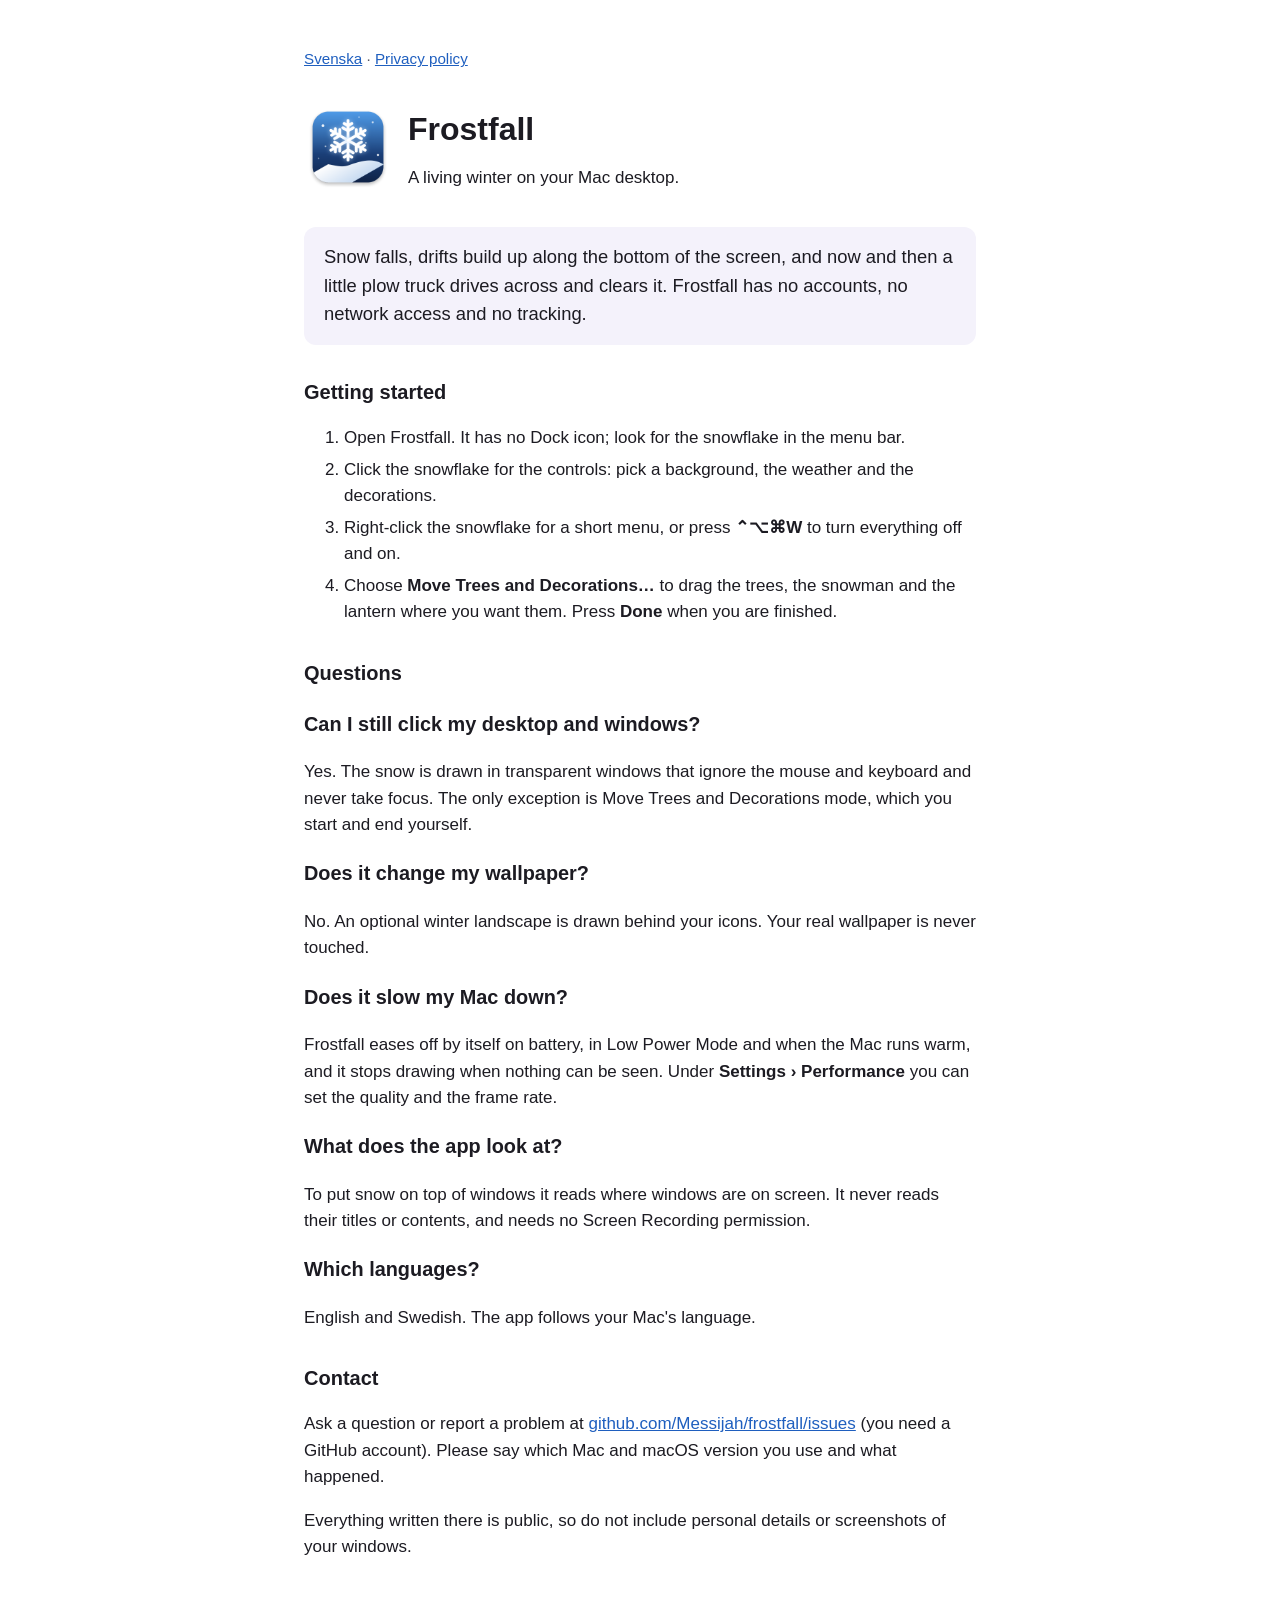
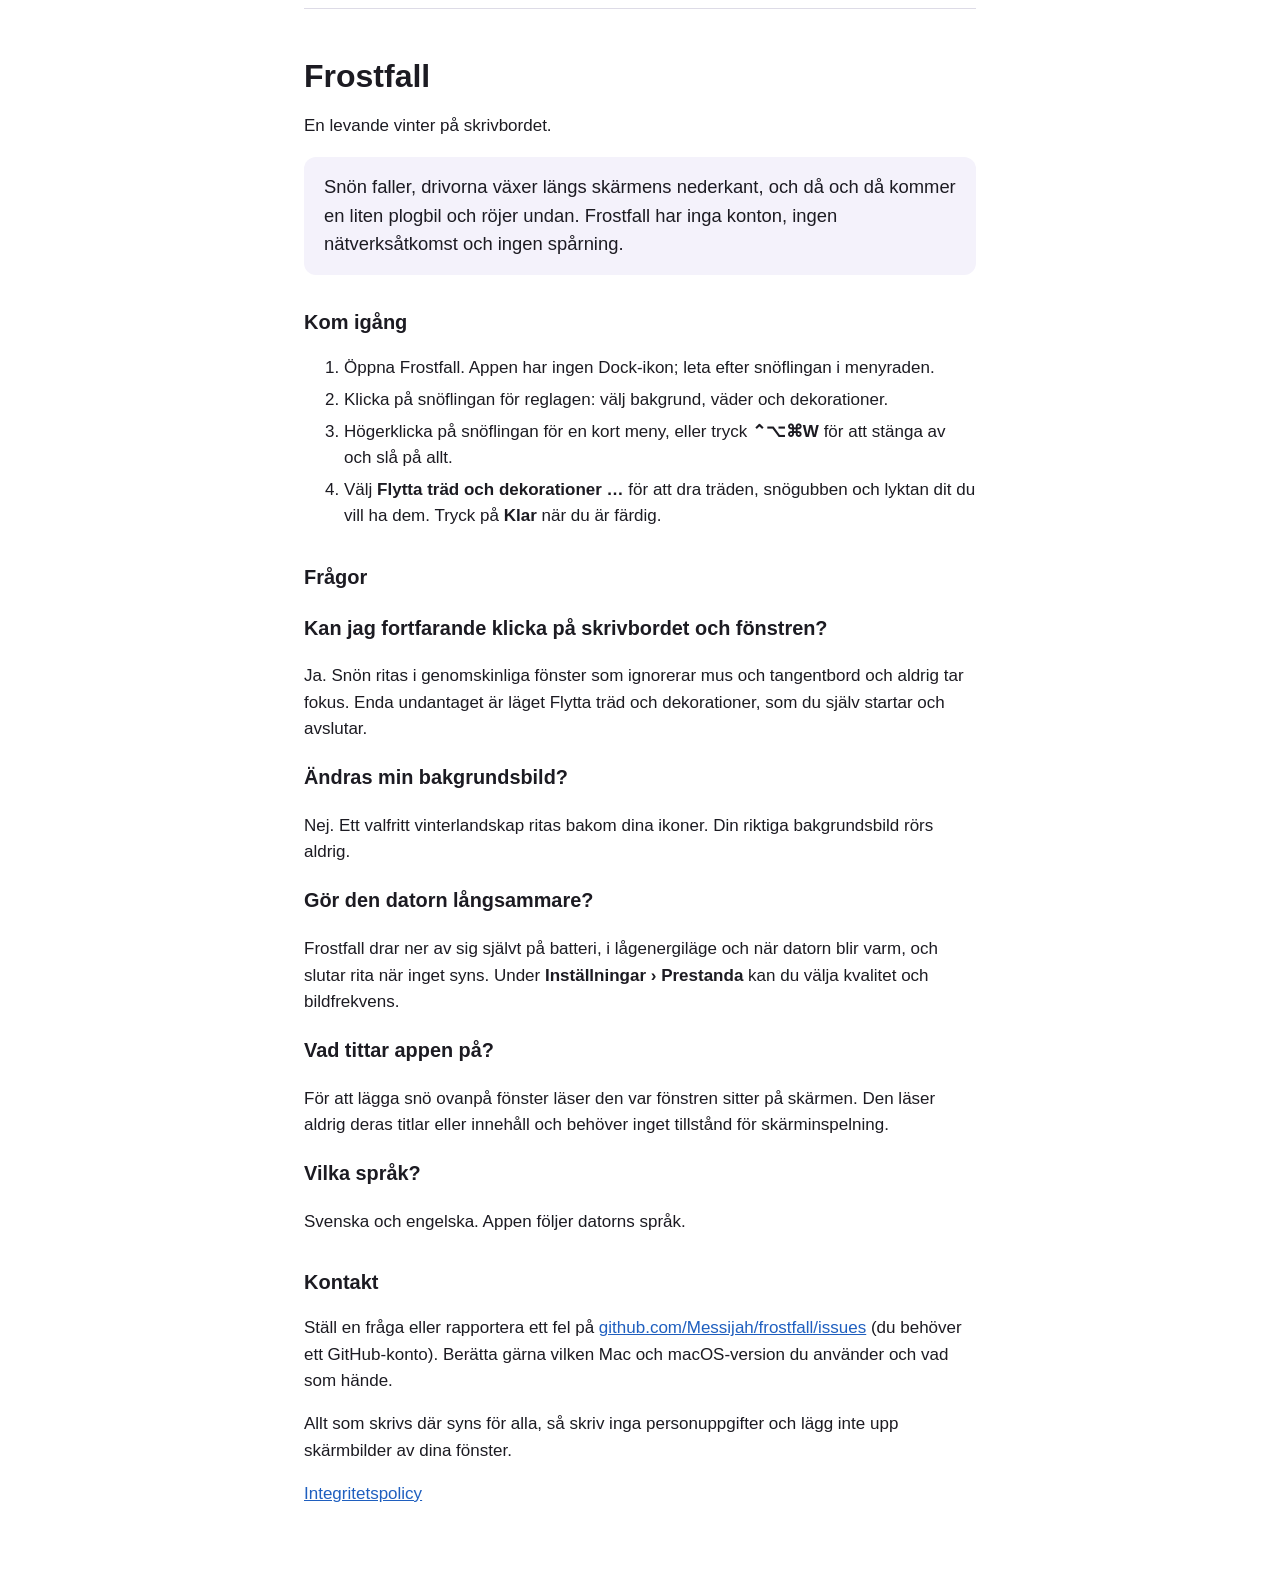
<file: index.html>
<!doctype html>
<html lang="en">
<head>
<meta charset="utf-8">
<meta name="viewport" content="width=device-width, initial-scale=1">
<title>Frostfall – A living winter on your Mac desktop</title>
<meta name="description" content="Frostfall turns your Mac desktop into a small winter world: falling snow, drifts, a plow truck, trees and Christmas lights. No accounts, no network, no tracking.">
<link rel="stylesheet" href="style.css">
<link rel="icon" href="icon.png">
</head>
<body>
<main>
<p class="nav"><a href="#svenska">Svenska</a> · <a href="privacy.html">Privacy policy</a></p>

<div class="hero">
<img src="icon.png" alt="">
<div>
<h1>Frostfall</h1>
<p>A living winter on your Mac desktop.</p>
</div>
</div>

<p class="lead">Snow falls, drifts build up along the bottom of the screen, and now and then a little plow truck drives across and clears it. Frostfall has no accounts, no network access and no tracking.</p>

<h2>Getting started</h2>
<ol>
<li>Open Frostfall. It has no Dock icon; look for the snowflake in the menu bar.</li>
<li>Click the snowflake for the controls: pick a background, the weather and the decorations.</li>
<li>Right-click the snowflake for a short menu, or press <strong>⌃⌥⌘W</strong> to turn everything off and on.</li>
<li>Choose <strong>Move Trees and Decorations…</strong> to drag the trees, the snowman and the lantern where you want them. Press <strong>Done</strong> when you are finished.</li>
</ol>

<h2>Questions</h2>

<h3>Can I still click my desktop and windows?</h3>
<p>Yes. The snow is drawn in transparent windows that ignore the mouse and keyboard and never take focus. The only exception is Move Trees and Decorations mode, which you start and end yourself.</p>

<h3>Does it change my wallpaper?</h3>
<p>No. An optional winter landscape is drawn behind your icons. Your real wallpaper is never touched.</p>

<h3>Does it slow my Mac down?</h3>
<p>Frostfall eases off by itself on battery, in Low Power Mode and when the Mac runs warm, and it stops drawing when nothing can be seen. Under <strong>Settings › Performance</strong> you can set the quality and the frame rate.</p>

<h3>What does the app look at?</h3>
<p>To put snow on top of windows it reads where windows are on screen. It never reads their titles or contents, and needs no Screen Recording permission.</p>

<h3>Which languages?</h3>
<p>English and Swedish. The app follows your Mac's language.</p>

<h2>Contact</h2>
<p>Ask a question or report a problem at <a href="https://github.com/Messijah/frostfall/issues">github.com/Messijah/frostfall/issues</a> (you need a GitHub account). Please say which Mac and macOS version you use and what happened.</p>
<p>Everything written there is public, so do not include personal details or screenshots of your windows.</p>

<hr>

<div lang="sv">
<h1 id="svenska">Frostfall</h1>
<p>En levande vinter på skrivbordet.</p>

<p class="lead">Snön faller, drivorna växer längs skärmens nederkant, och då och då kommer en liten plogbil och röjer undan. Frostfall har inga konton, ingen nätverksåtkomst och ingen spårning.</p>

<h2>Kom igång</h2>
<ol>
<li>Öppna Frostfall. Appen har ingen Dock-ikon; leta efter snöflingan i menyraden.</li>
<li>Klicka på snöflingan för reglagen: välj bakgrund, väder och dekorationer.</li>
<li>Högerklicka på snöflingan för en kort meny, eller tryck <strong>⌃⌥⌘W</strong> för att stänga av och slå på allt.</li>
<li>Välj <strong>Flytta träd och dekorationer …</strong> för att dra träden, snögubben och lyktan dit du vill ha dem. Tryck på <strong>Klar</strong> när du är färdig.</li>
</ol>

<h2>Frågor</h2>

<h3>Kan jag fortfarande klicka på skrivbordet och fönstren?</h3>
<p>Ja. Snön ritas i genomskinliga fönster som ignorerar mus och tangentbord och aldrig tar fokus. Enda undantaget är läget Flytta träd och dekorationer, som du själv startar och avslutar.</p>

<h3>Ändras min bakgrundsbild?</h3>
<p>Nej. Ett valfritt vinterlandskap ritas bakom dina ikoner. Din riktiga bakgrundsbild rörs aldrig.</p>

<h3>Gör den datorn långsammare?</h3>
<p>Frostfall drar ner av sig självt på batteri, i lågenergiläge och när datorn blir varm, och slutar rita när inget syns. Under <strong>Inställningar › Prestanda</strong> kan du välja kvalitet och bildfrekvens.</p>

<h3>Vad tittar appen på?</h3>
<p>För att lägga snö ovanpå fönster läser den var fönstren sitter på skärmen. Den läser aldrig deras titlar eller innehåll och behöver inget tillstånd för skärminspelning.</p>

<h3>Vilka språk?</h3>
<p>Svenska och engelska. Appen följer datorns språk.</p>

<h2>Kontakt</h2>
<p>Ställ en fråga eller rapportera ett fel på <a href="https://github.com/Messijah/frostfall/issues">github.com/Messijah/frostfall/issues</a> (du behöver ett GitHub-konto). Berätta gärna vilken Mac och macOS-version du använder och vad som hände.</p>
<p>Allt som skrivs där syns för alla, så skriv inga personuppgifter och lägg inte upp skärmbilder av dina fönster.</p>

<p><a href="privacy.html#svenska">Integritetspolicy</a></p>
</div>
</main>
</body>
</html>
</file>
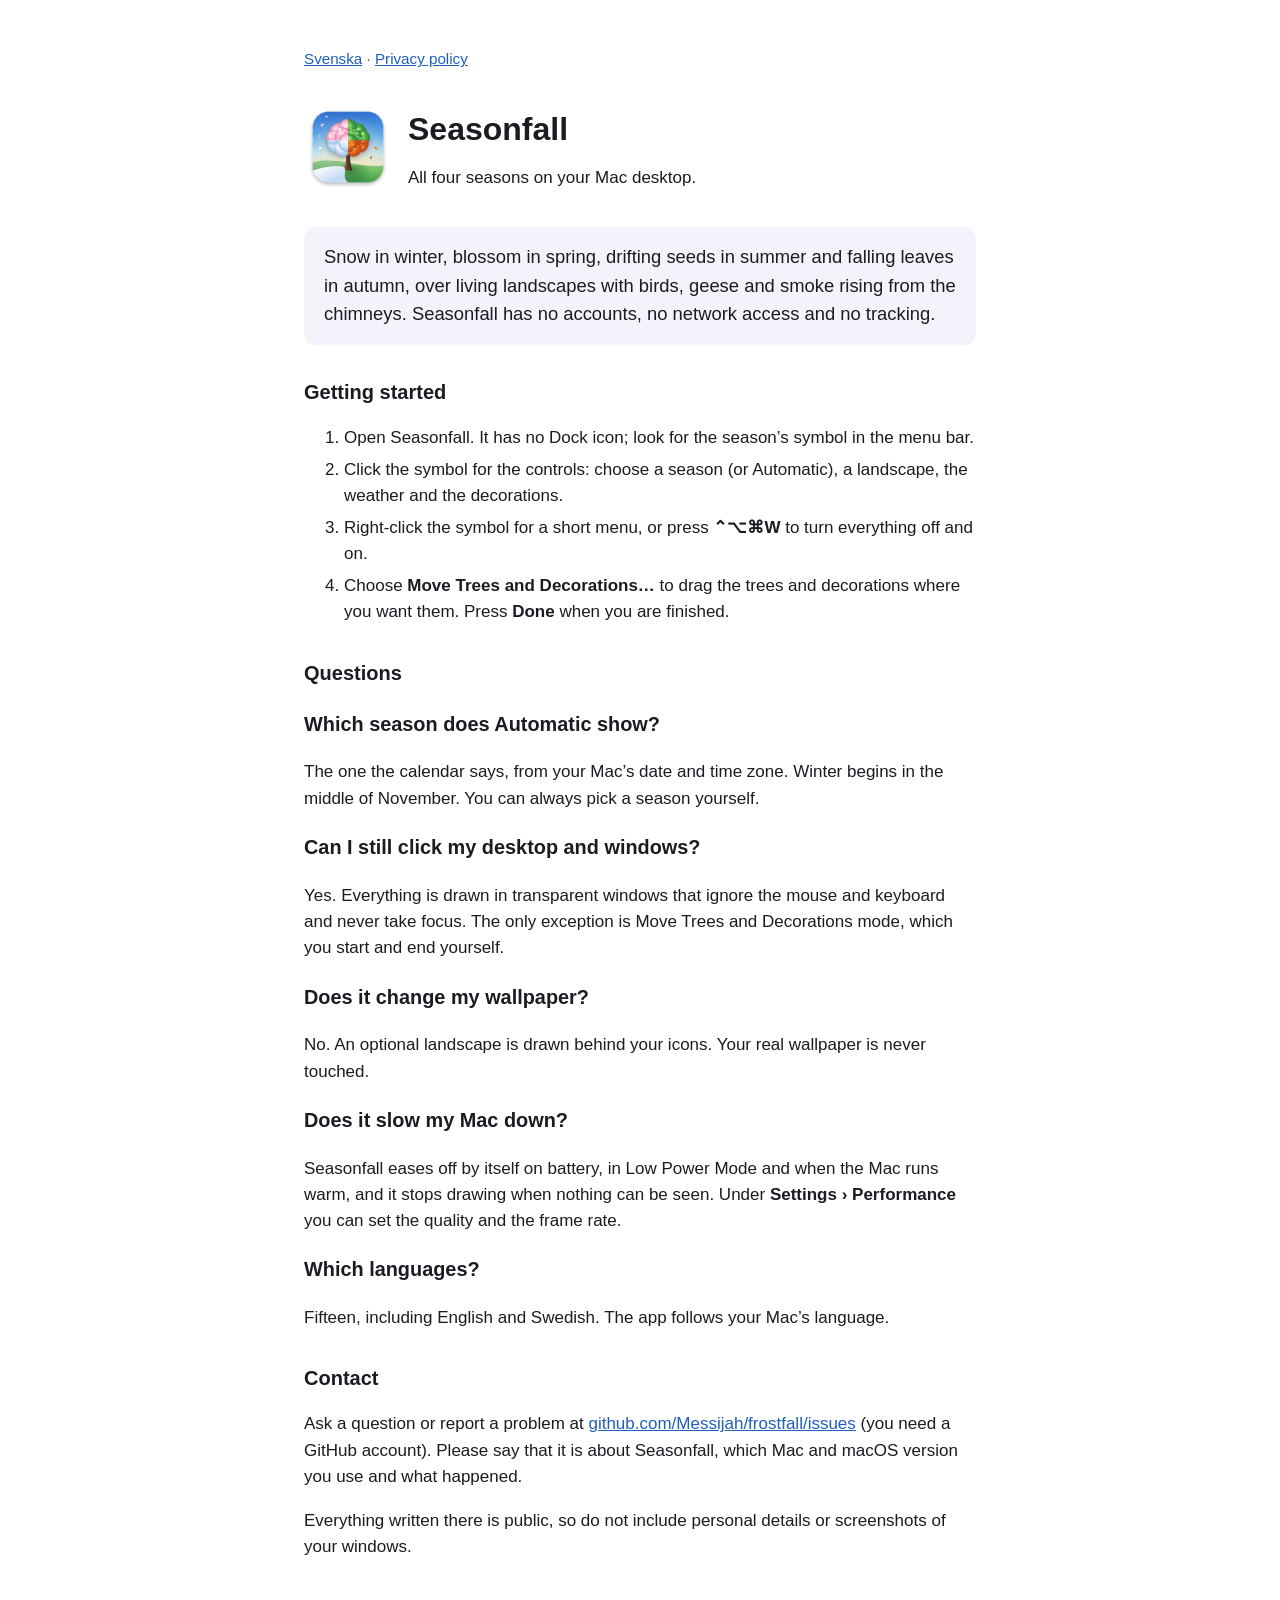
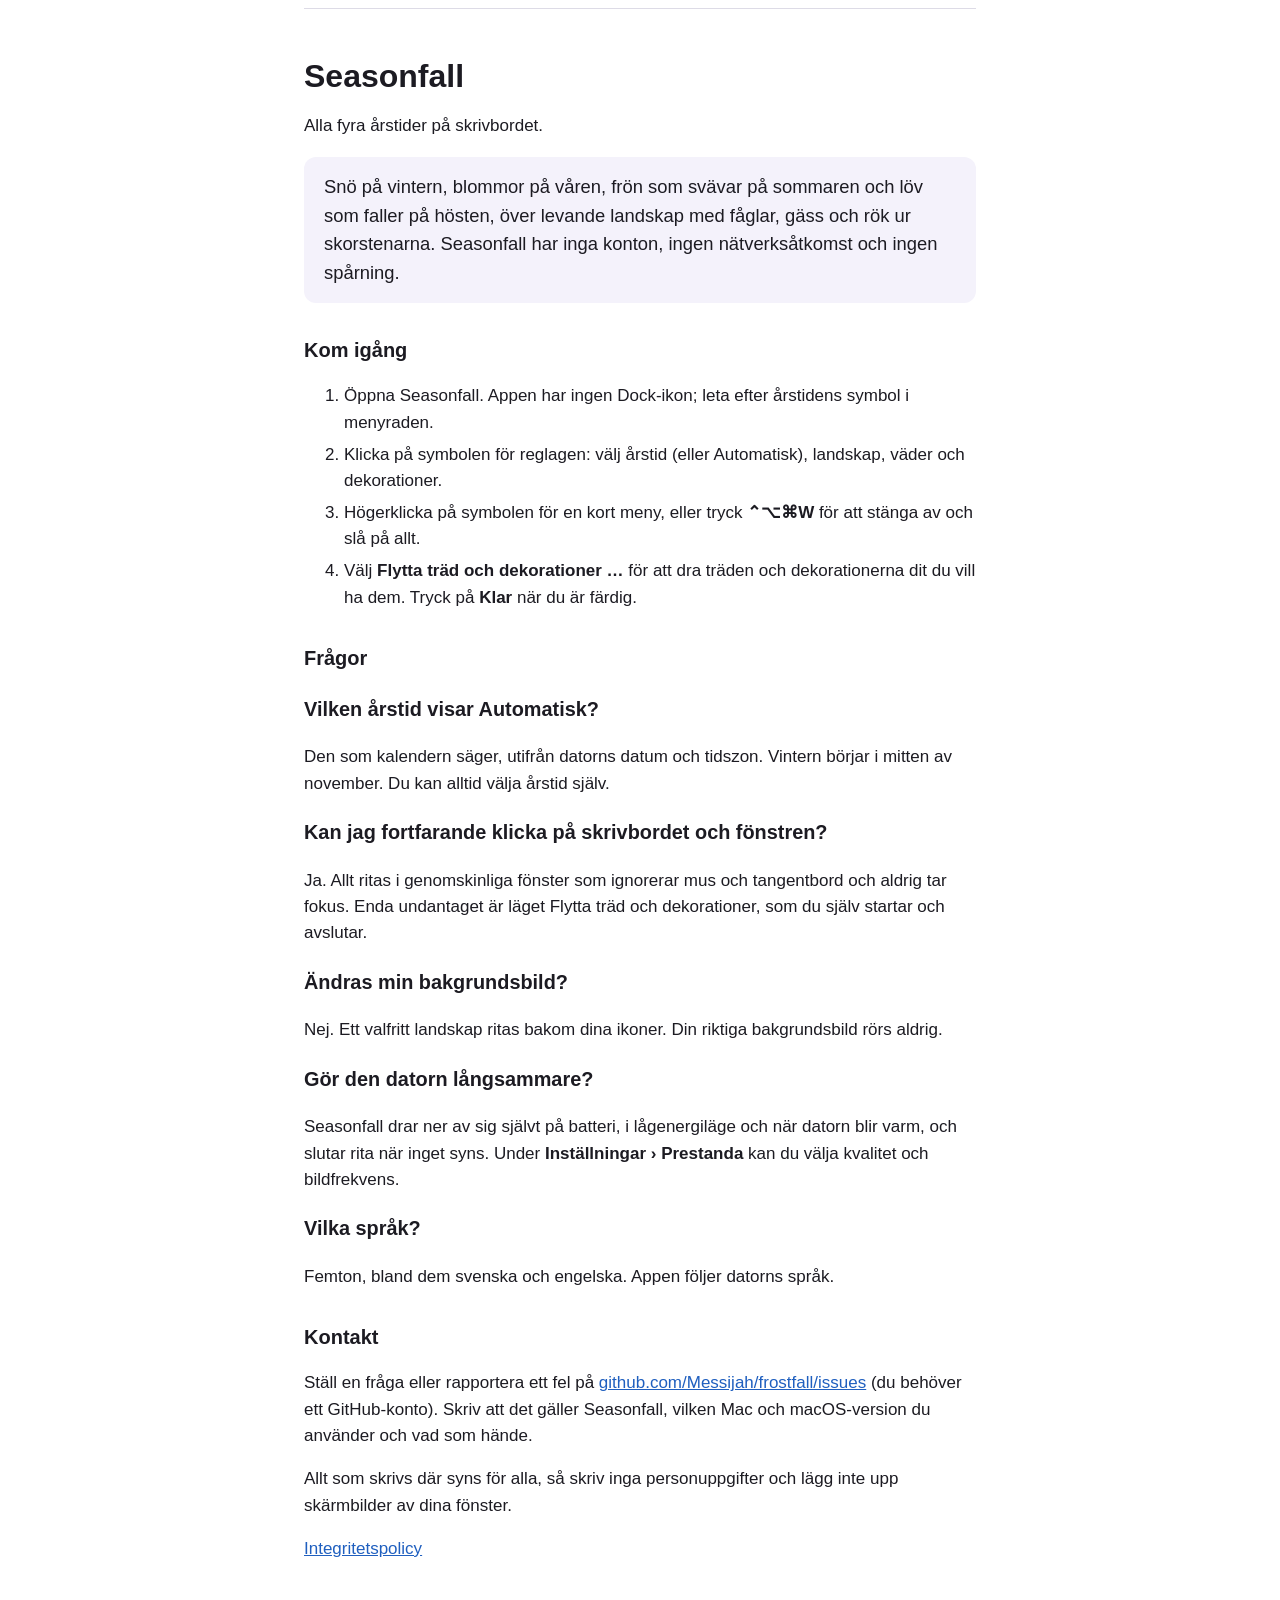
<file: seasonfall/index.html>
<!doctype html>
<html lang="en">
<head>
<meta charset="utf-8">
<meta name="viewport" content="width=device-width, initial-scale=1">
<title>Seasonfall – All four seasons on your Mac desktop</title>
<meta name="description" content="Seasonfall brings winter, spring, summer and autumn to your Mac desktop: falling snow, blossom, seeds and leaves, living landscapes and animals. No accounts, no network, no tracking.">
<link rel="stylesheet" href="../style.css">
<link rel="icon" href="icon.png">
</head>
<body>
<main>
<p class="nav"><a href="#svenska">Svenska</a> · <a href="privacy.html">Privacy policy</a></p>

<div class="hero">
<img src="icon.png" alt="">
<div>
<h1>Seasonfall</h1>
<p>All four seasons on your Mac desktop.</p>
</div>
</div>

<p class="lead">Snow in winter, blossom in spring, drifting seeds in summer and falling leaves in autumn, over living landscapes with birds, geese and smoke rising from the chimneys. Seasonfall has no accounts, no network access and no tracking.</p>

<h2>Getting started</h2>
<ol>
<li>Open Seasonfall. It has no Dock icon; look for the season’s symbol in the menu bar.</li>
<li>Click the symbol for the controls: choose a season (or Automatic), a landscape, the weather and the decorations.</li>
<li>Right-click the symbol for a short menu, or press <strong>⌃⌥⌘W</strong> to turn everything off and on.</li>
<li>Choose <strong>Move Trees and Decorations…</strong> to drag the trees and decorations where you want them. Press <strong>Done</strong> when you are finished.</li>
</ol>

<h2>Questions</h2>

<h3>Which season does Automatic show?</h3>
<p>The one the calendar says, from your Mac’s date and time zone. Winter begins in the middle of November. You can always pick a season yourself.</p>

<h3>Can I still click my desktop and windows?</h3>
<p>Yes. Everything is drawn in transparent windows that ignore the mouse and keyboard and never take focus. The only exception is Move Trees and Decorations mode, which you start and end yourself.</p>

<h3>Does it change my wallpaper?</h3>
<p>No. An optional landscape is drawn behind your icons. Your real wallpaper is never touched.</p>

<h3>Does it slow my Mac down?</h3>
<p>Seasonfall eases off by itself on battery, in Low Power Mode and when the Mac runs warm, and it stops drawing when nothing can be seen. Under <strong>Settings › Performance</strong> you can set the quality and the frame rate.</p>

<h3>Which languages?</h3>
<p>Fifteen, including English and Swedish. The app follows your Mac’s language.</p>

<h2>Contact</h2>
<p>Ask a question or report a problem at <a href="https://github.com/Messijah/frostfall/issues">github.com/Messijah/frostfall/issues</a> (you need a GitHub account). Please say that it is about Seasonfall, which Mac and macOS version you use and what happened.</p>
<p>Everything written there is public, so do not include personal details or screenshots of your windows.</p>

<hr>

<div lang="sv">
<h1 id="svenska">Seasonfall</h1>
<p>Alla fyra årstider på skrivbordet.</p>

<p class="lead">Snö på vintern, blommor på våren, frön som svävar på sommaren och löv som faller på hösten, över levande landskap med fåglar, gäss och rök ur skorstenarna. Seasonfall har inga konton, ingen nätverksåtkomst och ingen spårning.</p>

<h2>Kom igång</h2>
<ol>
<li>Öppna Seasonfall. Appen har ingen Dock-ikon; leta efter årstidens symbol i menyraden.</li>
<li>Klicka på symbolen för reglagen: välj årstid (eller Automatisk), landskap, väder och dekorationer.</li>
<li>Högerklicka på symbolen för en kort meny, eller tryck <strong>⌃⌥⌘W</strong> för att stänga av och slå på allt.</li>
<li>Välj <strong>Flytta träd och dekorationer …</strong> för att dra träden och dekorationerna dit du vill ha dem. Tryck på <strong>Klar</strong> när du är färdig.</li>
</ol>

<h2>Frågor</h2>

<h3>Vilken årstid visar Automatisk?</h3>
<p>Den som kalendern säger, utifrån datorns datum och tidszon. Vintern börjar i mitten av november. Du kan alltid välja årstid själv.</p>

<h3>Kan jag fortfarande klicka på skrivbordet och fönstren?</h3>
<p>Ja. Allt ritas i genomskinliga fönster som ignorerar mus och tangentbord och aldrig tar fokus. Enda undantaget är läget Flytta träd och dekorationer, som du själv startar och avslutar.</p>

<h3>Ändras min bakgrundsbild?</h3>
<p>Nej. Ett valfritt landskap ritas bakom dina ikoner. Din riktiga bakgrundsbild rörs aldrig.</p>

<h3>Gör den datorn långsammare?</h3>
<p>Seasonfall drar ner av sig självt på batteri, i lågenergiläge och när datorn blir varm, och slutar rita när inget syns. Under <strong>Inställningar › Prestanda</strong> kan du välja kvalitet och bildfrekvens.</p>

<h3>Vilka språk?</h3>
<p>Femton, bland dem svenska och engelska. Appen följer datorns språk.</p>

<h2>Kontakt</h2>
<p>Ställ en fråga eller rapportera ett fel på <a href="https://github.com/Messijah/frostfall/issues">github.com/Messijah/frostfall/issues</a> (du behöver ett GitHub-konto). Skriv att det gäller Seasonfall, vilken Mac och macOS-version du använder och vad som hände.</p>
<p>Allt som skrivs där syns för alla, så skriv inga personuppgifter och lägg inte upp skärmbilder av dina fönster.</p>

<p><a href="privacy.html#svenska">Integritetspolicy</a></p>
</div>
</main>
</body>
</html>
</file>
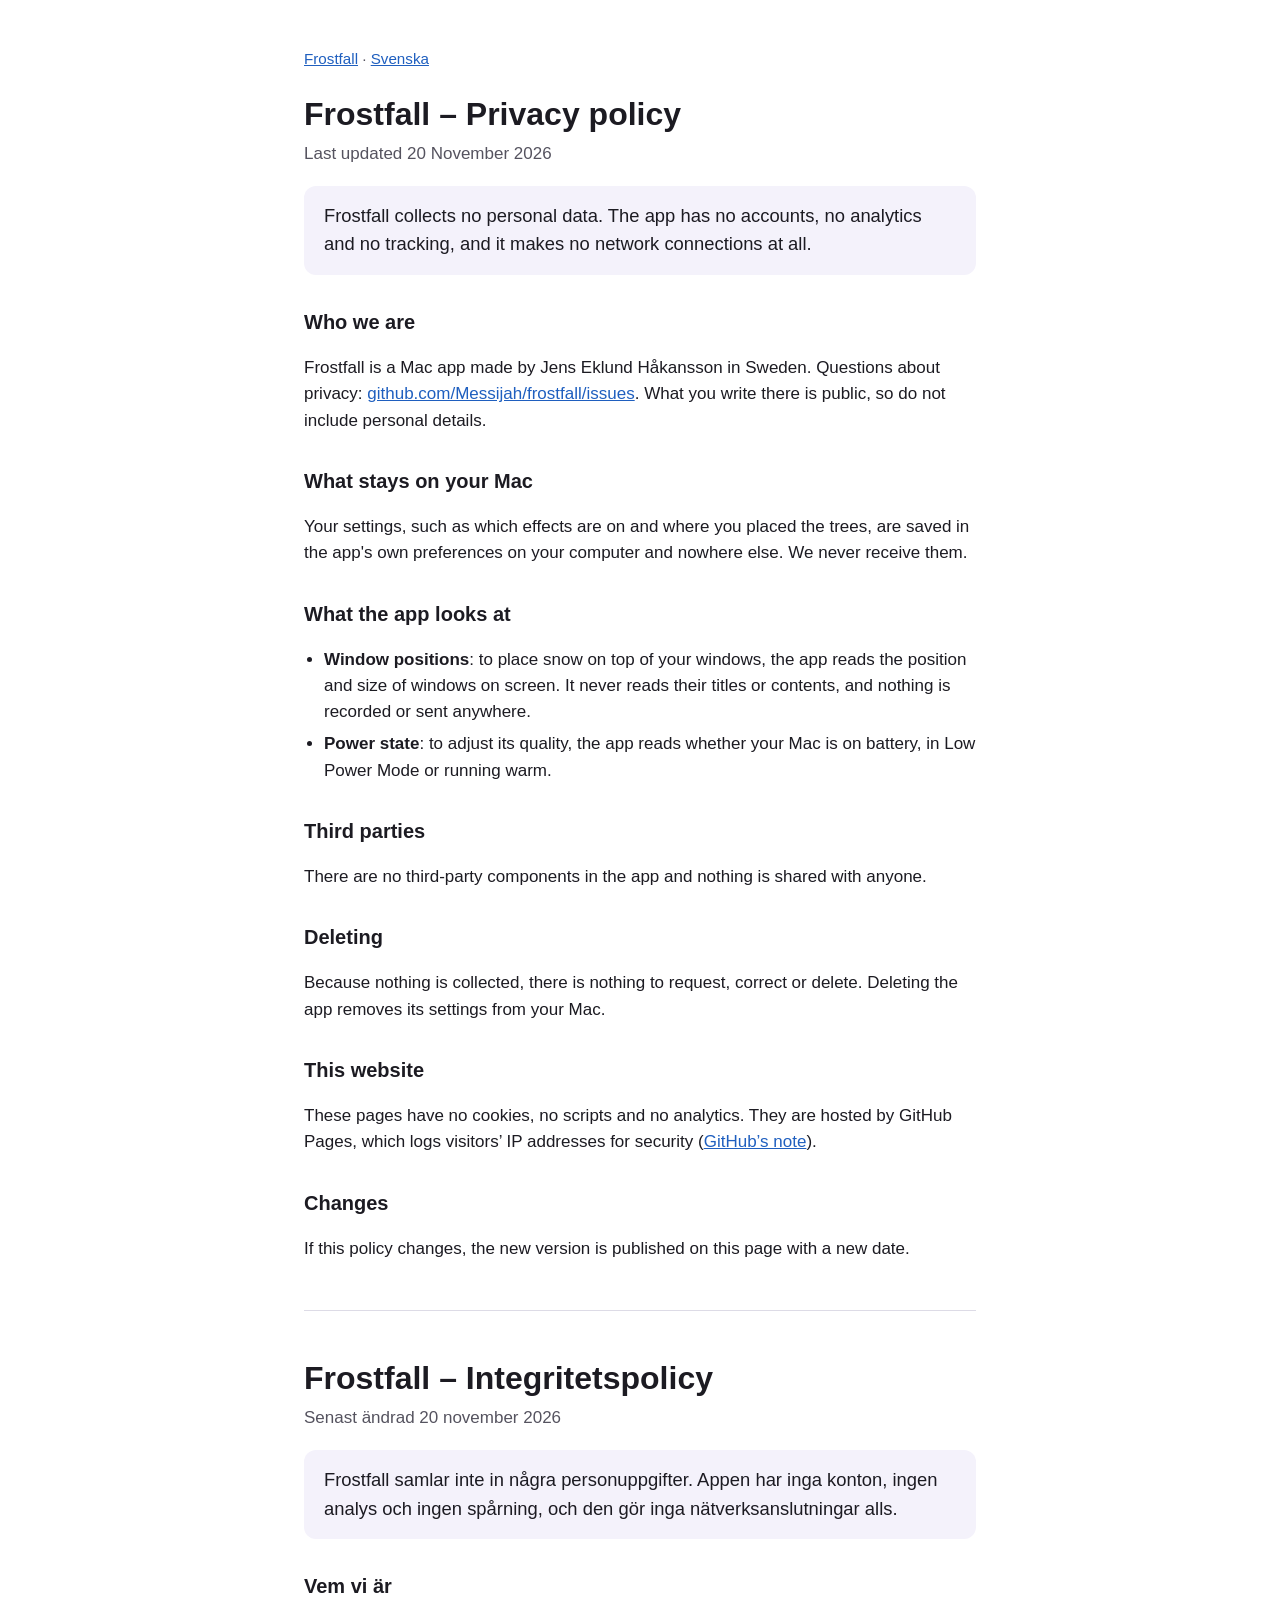
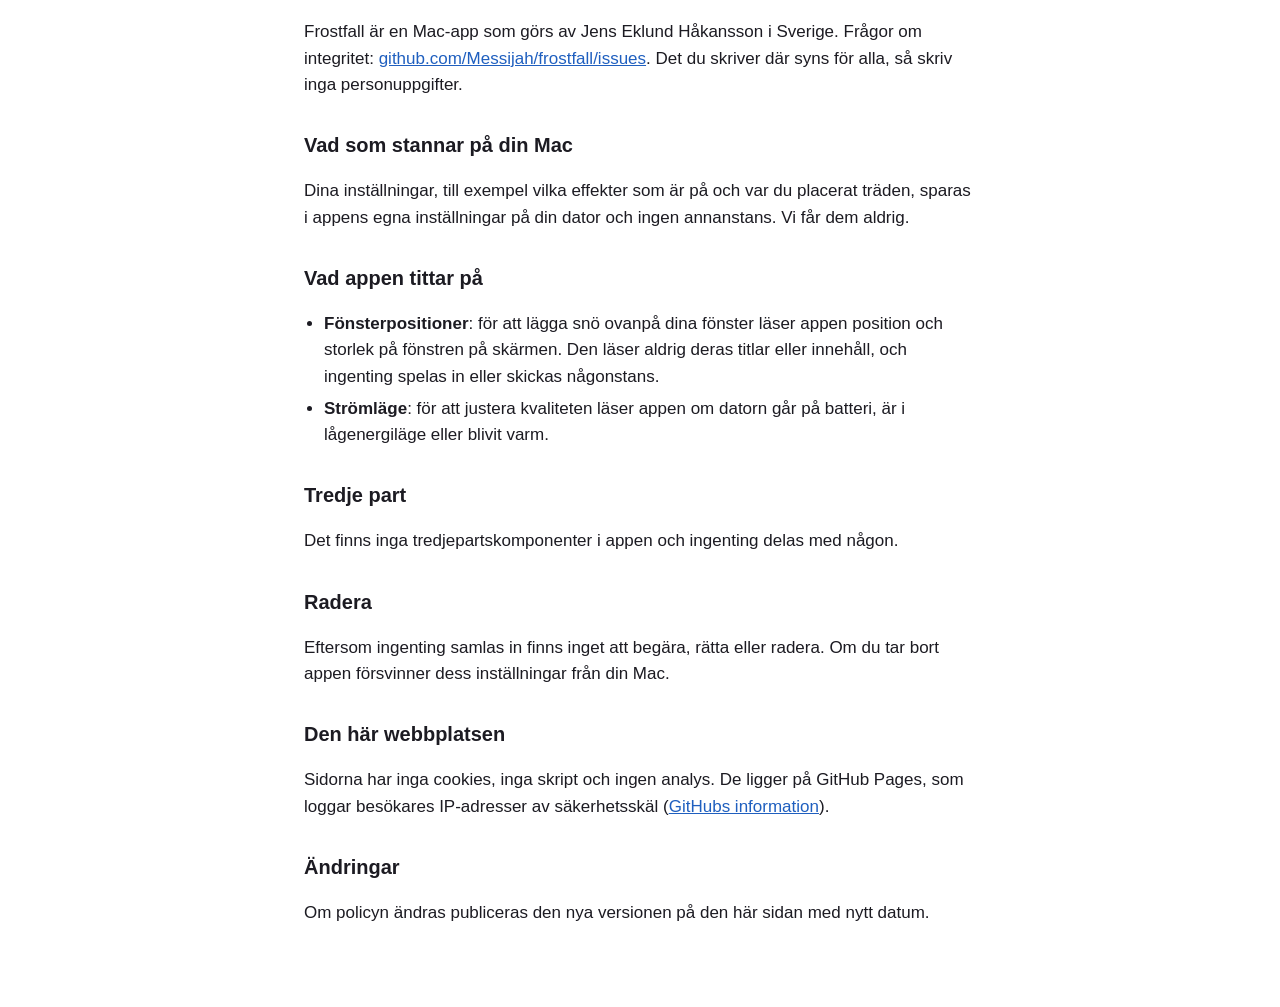
<file: privacy.html>
<!doctype html>
<html lang="en">
<head>
<meta charset="utf-8">
<meta name="viewport" content="width=device-width, initial-scale=1">
<title>Frostfall – Privacy policy</title>
<meta name="description" content="Frostfall collects no personal data. No accounts, no tracking and no network access.">
<link rel="stylesheet" href="style.css">
</head>
<body>
<main>
<p class="nav"><a href="index.html">Frostfall</a> · <a href="#svenska">Svenska</a></p>

<h1>Frostfall – Privacy policy</h1>
<p class="updated">Last updated 20 November 2026</p>

<p class="lead">Frostfall collects no personal data. The app has no accounts, no analytics and no tracking, and it makes no network connections at all.</p>

<h2>Who we are</h2>
<p>Frostfall is a Mac app made by Jens Eklund Håkansson in Sweden. Questions about privacy: <a href="https://github.com/Messijah/frostfall/issues">github.com/Messijah/frostfall/issues</a>. What you write there is public, so do not include personal details.</p>

<h2>What stays on your Mac</h2>
<p>Your settings, such as which effects are on and where you placed the trees, are saved in the app's own preferences on your computer and nowhere else. We never receive them.</p>

<h2>What the app looks at</h2>
<ul>
<li><strong>Window positions</strong>: to place snow on top of your windows, the app reads the position and size of windows on screen. It never reads their titles or contents, and nothing is recorded or sent anywhere.</li>
<li><strong>Power state</strong>: to adjust its quality, the app reads whether your Mac is on battery, in Low Power Mode or running warm.</li>
</ul>

<h2>Third parties</h2>
<p>There are no third-party components in the app and nothing is shared with anyone.</p>

<h2>Deleting</h2>
<p>Because nothing is collected, there is nothing to request, correct or delete. Deleting the app removes its settings from your Mac.</p>

<h2>This website</h2>
<p>These pages have no cookies, no scripts and no analytics. They are hosted by GitHub Pages, which logs visitors’ IP addresses for security (<a href="https://docs.github.com/en/pages/getting-started-with-github-pages/about-github-pages#data-collection">GitHub’s note</a>).</p>

<h2>Changes</h2>
<p>If this policy changes, the new version is published on this page with a new date.</p>

<hr>

<h1 id="svenska" lang="sv">Frostfall – Integritetspolicy</h1>
<div lang="sv">
<p class="updated">Senast ändrad 20 november 2026</p>

<p class="lead">Frostfall samlar inte in några personuppgifter. Appen har inga konton, ingen analys och ingen spårning, och den gör inga nätverksanslutningar alls.</p>

<h2>Vem vi är</h2>
<p>Frostfall är en Mac-app som görs av Jens Eklund Håkansson i Sverige. Frågor om integritet: <a href="https://github.com/Messijah/frostfall/issues">github.com/Messijah/frostfall/issues</a>. Det du skriver där syns för alla, så skriv inga personuppgifter.</p>

<h2>Vad som stannar på din Mac</h2>
<p>Dina inställningar, till exempel vilka effekter som är på och var du placerat träden, sparas i appens egna inställningar på din dator och ingen annanstans. Vi får dem aldrig.</p>

<h2>Vad appen tittar på</h2>
<ul>
<li><strong>Fönsterpositioner</strong>: för att lägga snö ovanpå dina fönster läser appen position och storlek på fönstren på skärmen. Den läser aldrig deras titlar eller innehåll, och ingenting spelas in eller skickas någonstans.</li>
<li><strong>Strömläge</strong>: för att justera kvaliteten läser appen om datorn går på batteri, är i lågenergiläge eller blivit varm.</li>
</ul>

<h2>Tredje part</h2>
<p>Det finns inga tredjepartskomponenter i appen och ingenting delas med någon.</p>

<h2>Radera</h2>
<p>Eftersom ingenting samlas in finns inget att begära, rätta eller radera. Om du tar bort appen försvinner dess inställningar från din Mac.</p>

<h2>Den här webbplatsen</h2>
<p>Sidorna har inga cookies, inga skript och ingen analys. De ligger på GitHub Pages, som loggar besökares IP-adresser av säkerhetsskäl (<a href="https://docs.github.com/en/pages/getting-started-with-github-pages/about-github-pages#data-collection">GitHubs information</a>).</p>

<h2>Ändringar</h2>
<p>Om policyn ändras publiceras den nya versionen på den här sidan med nytt datum.</p>
</div>
</main>
</body>
</html>
</file>
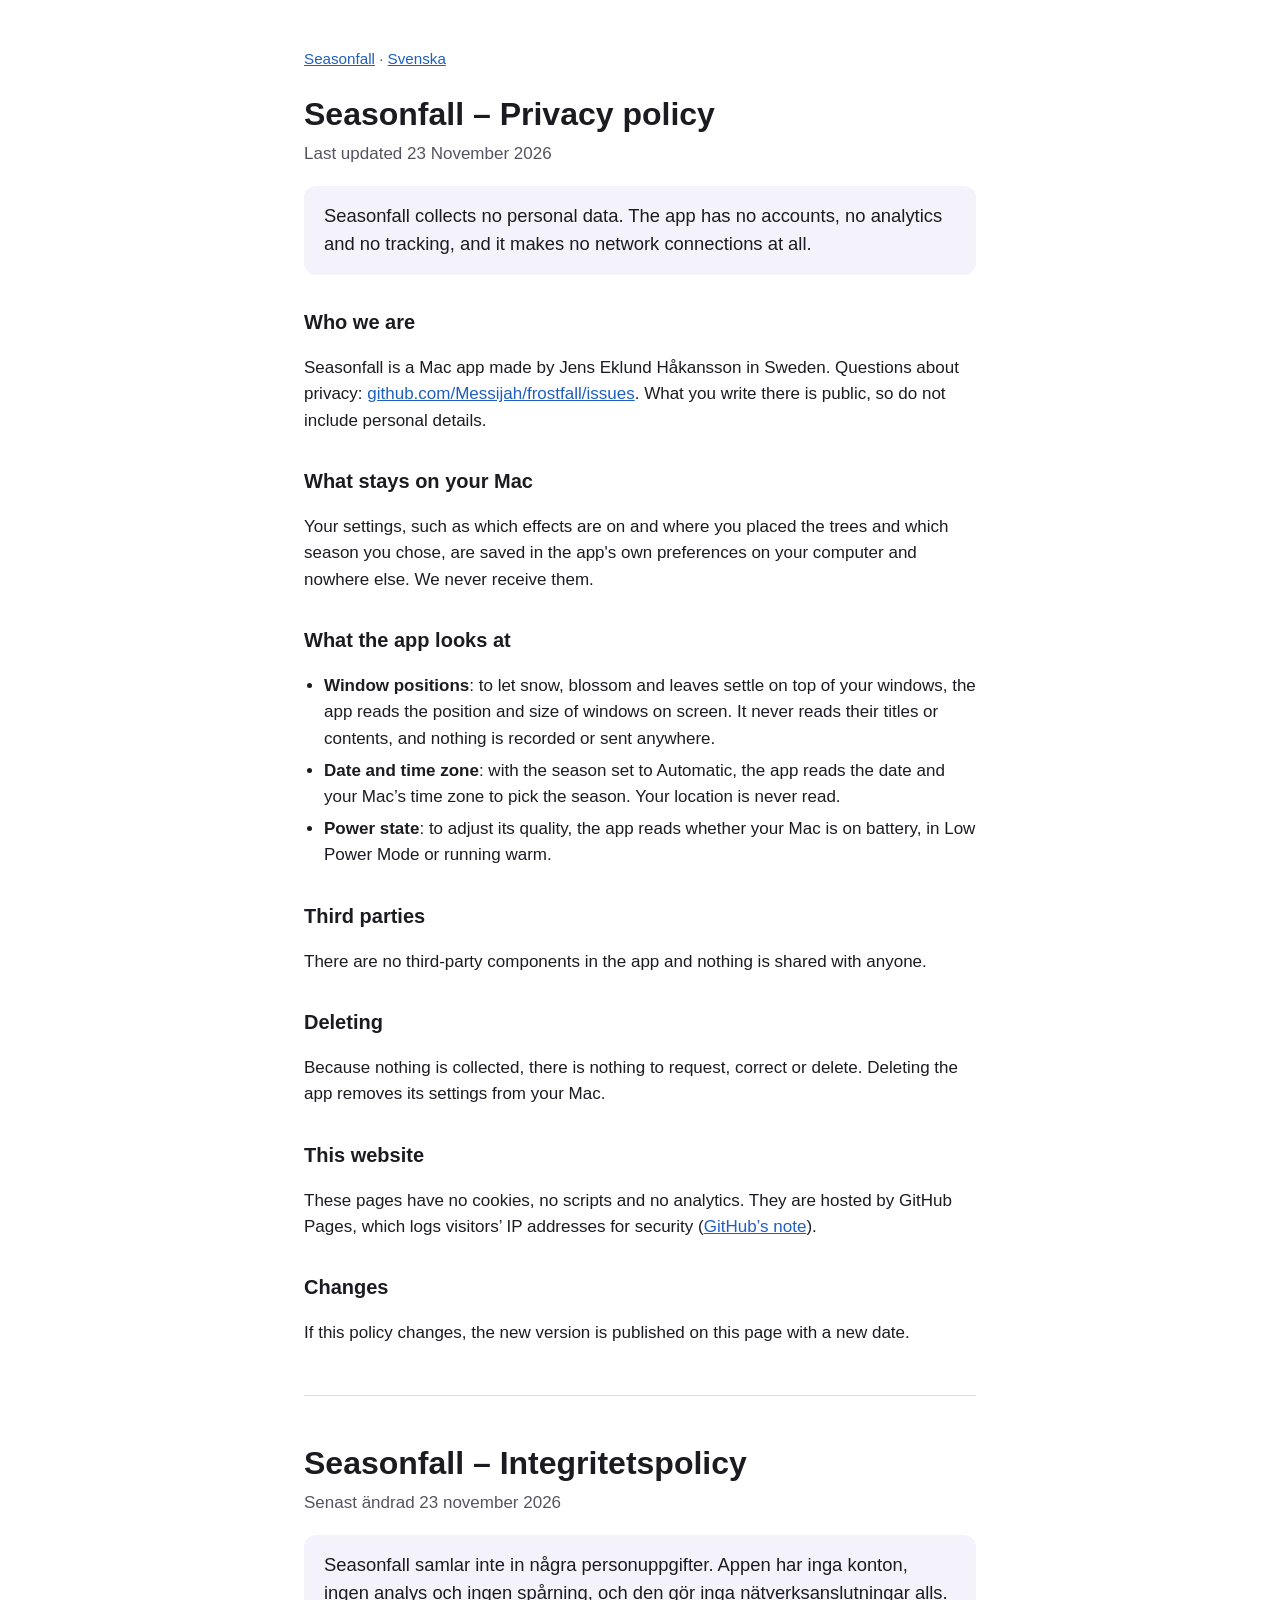
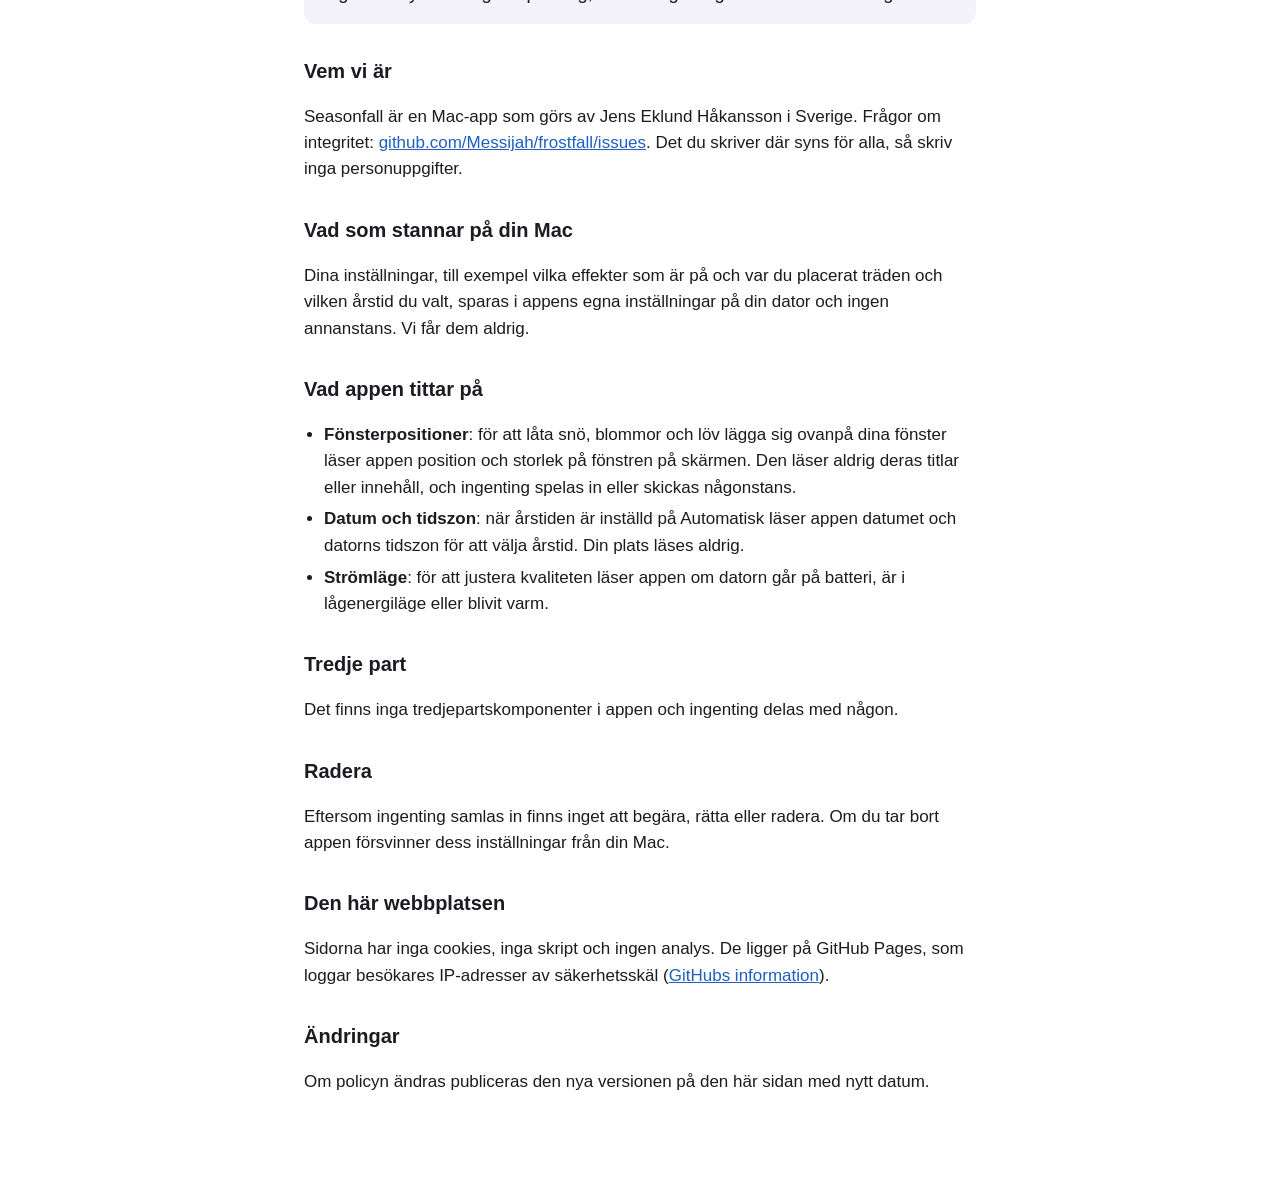
<file: seasonfall/privacy.html>
<!doctype html>
<html lang="en">
<head>
<meta charset="utf-8">
<meta name="viewport" content="width=device-width, initial-scale=1">
<title>Seasonfall – Privacy policy</title>
<meta name="description" content="Seasonfall collects no personal data. No accounts, no tracking and no network access.">
<link rel="stylesheet" href="../style.css">
</head>
<body>
<main>
<p class="nav"><a href="index.html">Seasonfall</a> · <a href="#svenska">Svenska</a></p>

<h1>Seasonfall – Privacy policy</h1>
<p class="updated">Last updated 23 November 2026</p>

<p class="lead">Seasonfall collects no personal data. The app has no accounts, no analytics and no tracking, and it makes no network connections at all.</p>

<h2>Who we are</h2>
<p>Seasonfall is a Mac app made by Jens Eklund Håkansson in Sweden. Questions about privacy: <a href="https://github.com/Messijah/frostfall/issues">github.com/Messijah/frostfall/issues</a>. What you write there is public, so do not include personal details.</p>

<h2>What stays on your Mac</h2>
<p>Your settings, such as which effects are on and where you placed the trees and which season you chose, are saved in the app's own preferences on your computer and nowhere else. We never receive them.</p>

<h2>What the app looks at</h2>
<ul>
<li><strong>Window positions</strong>: to let snow, blossom and leaves settle on top of your windows, the app reads the position and size of windows on screen. It never reads their titles or contents, and nothing is recorded or sent anywhere.</li>
<li><strong>Date and time zone</strong>: with the season set to Automatic, the app reads the date and your Mac’s time zone to pick the season. Your location is never read.</li>
<li><strong>Power state</strong>: to adjust its quality, the app reads whether your Mac is on battery, in Low Power Mode or running warm.</li>
</ul>

<h2>Third parties</h2>
<p>There are no third-party components in the app and nothing is shared with anyone.</p>

<h2>Deleting</h2>
<p>Because nothing is collected, there is nothing to request, correct or delete. Deleting the app removes its settings from your Mac.</p>

<h2>This website</h2>
<p>These pages have no cookies, no scripts and no analytics. They are hosted by GitHub Pages, which logs visitors’ IP addresses for security (<a href="https://docs.github.com/en/pages/getting-started-with-github-pages/about-github-pages#data-collection">GitHub’s note</a>).</p>

<h2>Changes</h2>
<p>If this policy changes, the new version is published on this page with a new date.</p>

<hr>

<h1 id="svenska" lang="sv">Seasonfall – Integritetspolicy</h1>
<div lang="sv">
<p class="updated">Senast ändrad 23 november 2026</p>

<p class="lead">Seasonfall samlar inte in några personuppgifter. Appen har inga konton, ingen analys och ingen spårning, och den gör inga nätverksanslutningar alls.</p>

<h2>Vem vi är</h2>
<p>Seasonfall är en Mac-app som görs av Jens Eklund Håkansson i Sverige. Frågor om integritet: <a href="https://github.com/Messijah/frostfall/issues">github.com/Messijah/frostfall/issues</a>. Det du skriver där syns för alla, så skriv inga personuppgifter.</p>

<h2>Vad som stannar på din Mac</h2>
<p>Dina inställningar, till exempel vilka effekter som är på och var du placerat träden och vilken årstid du valt, sparas i appens egna inställningar på din dator och ingen annanstans. Vi får dem aldrig.</p>

<h2>Vad appen tittar på</h2>
<ul>
<li><strong>Fönsterpositioner</strong>: för att låta snö, blommor och löv lägga sig ovanpå dina fönster läser appen position och storlek på fönstren på skärmen. Den läser aldrig deras titlar eller innehåll, och ingenting spelas in eller skickas någonstans.</li>
<li><strong>Datum och tidszon</strong>: när årstiden är inställd på Automatisk läser appen datumet och datorns tidszon för att välja årstid. Din plats läses aldrig.</li>
<li><strong>Strömläge</strong>: för att justera kvaliteten läser appen om datorn går på batteri, är i lågenergiläge eller blivit varm.</li>
</ul>

<h2>Tredje part</h2>
<p>Det finns inga tredjepartskomponenter i appen och ingenting delas med någon.</p>

<h2>Radera</h2>
<p>Eftersom ingenting samlas in finns inget att begära, rätta eller radera. Om du tar bort appen försvinner dess inställningar från din Mac.</p>

<h2>Den här webbplatsen</h2>
<p>Sidorna har inga cookies, inga skript och ingen analys. De ligger på GitHub Pages, som loggar besökares IP-adresser av säkerhetsskäl (<a href="https://docs.github.com/en/pages/getting-started-with-github-pages/about-github-pages#data-collection">GitHubs information</a>).</p>

<h2>Ändringar</h2>
<p>Om policyn ändras publiceras den nya versionen på den här sidan med nytt datum.</p>
</div>
</main>
</body>
</html>
</file>
<file: style.css>
/* Frostfall's support and privacy pages: no scripts, no fonts or images from elsewhere, nothing that tracks. */
:root {
  --bg: #ffffff;
  --text: #1c1b22;
  --muted: #55535f;
  --accent: #1f5fbf;
  --line: #dddbe6;
  --panel: #f4f2fb;
  color-scheme: light dark;
}
@media (prefers-color-scheme: dark) {
  :root {
    --bg: #15131c;
    --text: #f2f0f8;
    --muted: #b7b3c6;
    --accent: #9cc4ff;
    --line: #34303f;
    --panel: #201d2a;
  }
}
* { box-sizing: border-box; }
body {
  margin: 0;
  background: var(--bg);
  color: var(--text);
  font: 17px/1.55 -apple-system, BlinkMacSystemFont, "Segoe UI", Roboto, "Helvetica Neue", Arial, sans-serif;
}
main { max-width: 44rem; margin: 0 auto; padding: 2rem 1rem 4rem; }
h1 { font-size: 2rem; line-height: 1.2; margin: 1.5rem 0 0.5rem; }
h2 { font-size: 1.25rem; margin: 2rem 0 0.5rem; }
a { color: var(--accent); }
.nav { color: var(--muted); font-size: 0.95rem; }
.updated { color: var(--muted); margin-top: 0; }
.lead { font-size: 1.15rem; background: var(--panel); border-radius: 12px; padding: 1rem 1.25rem; }
hr { border: 0; border-top: 1px solid var(--line); margin: 3rem 0; }
ul { padding-left: 1.25rem; }
li { margin: 0.35rem 0; }
dl.languages dt { font-weight: 600; margin-top: 1rem; }
dl.languages dd { margin: 0.25rem 0 0; }
.hero { display: flex; gap: 1rem; align-items: center; }
.hero img { width: 88px; height: 88px; border-radius: 20px; }
kbd { font: inherit; border: 1px solid var(--line); border-radius: 6px; padding: 0 0.3rem; }
</file>
